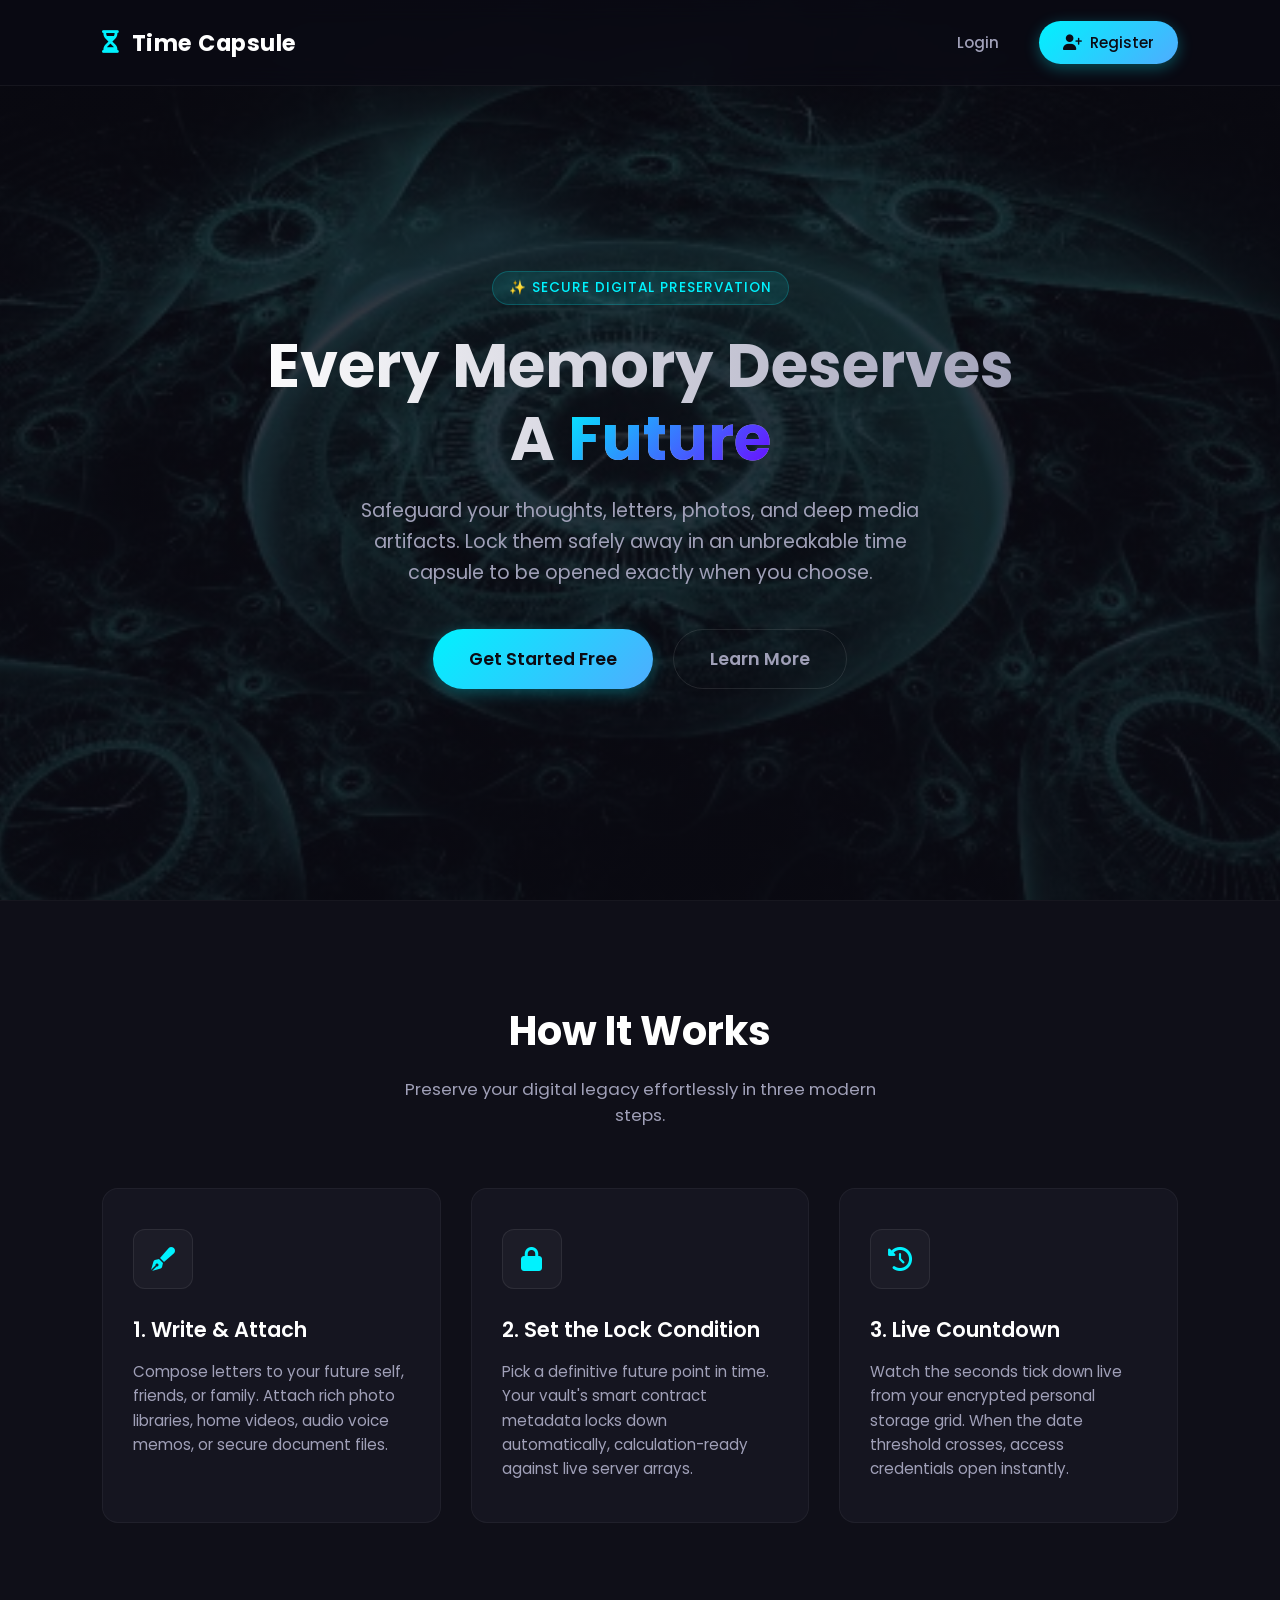
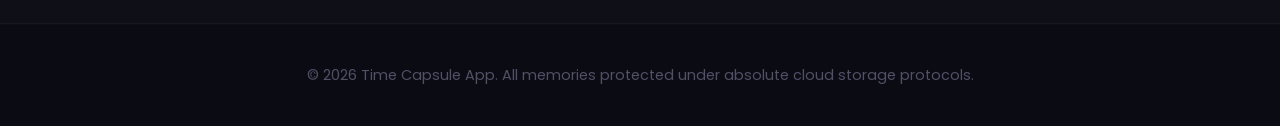
<file: index.html>
<!DOCTYPE html>
<html lang="en">
<head>
    <meta charset="UTF-8">
    <meta name="viewport" content="width=device-width, initial-scale=1.0">
    <title>Time Capsule - Seal Your Memories</title>
    <!-- Google Fonts -->
    <link rel="preconnect" href="https://fonts.googleapis.com">
    <link rel="preconnect" href="https://fonts.gstatic.com" crossorigin>
    <link href="https://fonts.googleapis.com/css2?family=Poppins:wght@300;400;500;600;700&display=swap" rel="stylesheet">
    <!-- Font Awesome Icons -->
    <link rel="stylesheet" href="https://cdnjs.cloudflare.com/ajax/libs/font-awesome/6.7.2/css/all.min.css">
    
    <style>
        /* ==================== GLOBAL STYLES ==================== */
        * {
            margin: 0;
            padding: 0;
            box-sizing: border-box;
            font-family: 'Poppins', sans-serif;
        }

        body {
            background: #0b0b14;
            color: #ffffff;
            overflow-x: hidden;
            position: relative;
        }

        /* Ambient Cosmic Background Blobs */
        /* ==================== NEW IMAGE BACKGROUND ==================== */
.background-glow {
    position: fixed;
    inset: 0;
    z-index: -1;
    overflow: hidden;
    pointer-events: none;
    
    /* Target your custom background image */
    background-image: linear-gradient(rgba(11, 11, 20, 0.8), rgba(11, 11, 20, 0.85)), url('photo.png');
    background-size: cover;
    background-position: center;
    background-repeat: no-repeat;
}

        /* ==================== HEADER / NAVBAR ==================== */
        header {
            width: 100%;
            padding: 20px 8%;
            display: flex;
            justify-content: space-between;
            align-items: center;
            position: fixed;
            top: 0;
            left: 0;
            z-index: 100;
            background: rgba(11, 11, 20, 0.7);
            backdrop-filter: blur(12px);
            border-bottom: 1px solid rgba(255, 255, 255, 0.05);
        }

        .logo {
            display: flex;
            align-items: center;
            gap: 12px;
            font-size: 1.4rem;
            font-weight: 700;
            letter-spacing: 0.5px;
            color: #fff;
            text-decoration: none;
        }

        .logo i {
            color: #00f2fe;
            animation: pulseHourglass 3s infinite alternate;
        }

        .auth-buttons {
            display: flex;
            align-items: center;
            gap: 15px;
        }

        .btn {
            padding: 10px 24px;
            border-radius: 30px;
            font-size: 0.95rem;
            font-weight: 500;
            cursor: pointer;
            transition: all 0.3s cubic-bezier(0.4, 0, 0.2, 1);
            text-decoration: none;
            display: inline-flex;
            align-items: center;
            gap: 8px;
        }

        .btn-login {
            color: #a0a0b8;
            background: transparent;
            border: 1px solid transparent;
        }

        .btn-login:hover {
            color: #fff;
            background: rgba(255, 255, 255, 0.05);
            border-color: rgba(255, 255, 255, 0.1);
        }

        .btn-register {
            background: linear-gradient(135deg, #00f2fe 0%, #4facfe 100%);
            color: #0b0b14;
            border: none;
            box-shadow: 0 4px 15px rgba(0, 242, 254, 0.3);
        }

        .btn-register:hover {
            transform: translateY(-2px);
            box-shadow: 0 8px 25px rgba(0, 242, 254, 0.5);
        }

        /* ==================== HERO SECTION ==================== */
        .hero {
            min-height: 100vh;
            display: flex;
            flex-direction: column;
            justify-content: center;
            align-items: center;
            text-align: center;
            padding: 120px 8% 60px 8%;
        }

        .badge {
            background: rgba(0, 242, 254, 0.1);
            border: 1px solid rgba(0, 242, 254, 0.2);
            color: #00f2fe;
            padding: 6px 16px;
            border-radius: 20px;
            font-size: 0.85rem;
            font-weight: 500;
            margin-bottom: 25px;
            letter-spacing: 1px;
            text-transform: uppercase;
        }

        .hero h1 {
            font-size: 3.8rem;
            font-weight: 700;
            line-height: 1.2;
            max-width: 800px;
            margin-bottom: 20px;
            background: linear-gradient(to right, #ffffff, #a0a0b8);
            -webkit-background-clip: text;
            -webkit-text-fill-color: transparent;
        }

        .hero h1 span {
            background: linear-gradient(135deg, #00f2fe 0%, #7000ff 100%);
            -webkit-background-clip: text;
            -webkit-text-fill-color: transparent;
        }

        .hero p {
            font-size: 1.2rem;
            color: #a0a0b8;
            max-width: 600px;
            margin-bottom: 40px;
            line-height: 1.6;
        }

        .cta-group {
            display: flex;
            gap: 20px;
        }

        .btn-large {
            padding: 16px 36px;
            font-size: 1.1rem;
            font-weight: 600;
        }

        /* ==================== ABOUT SECTION ==================== */
        .about-section {
            padding: 100px 8%;
            background: rgba(255, 255, 255, 0.02);
            border-top: 1px solid rgba(255, 255, 255, 0.03);
            border-bottom: 1px solid rgba(255, 255, 255, 0.03);
            position: relative;
        }

        .section-header {
            text-align: center;
            margin-bottom: 60px;
        }

        .section-header h2 {
            font-size: 2.5rem;
            font-weight: 700;
            margin-bottom: 15px;
        }

        .section-header p {
            color: #a0a0b8;
            font-size: 1.05rem;
            max-width: 500px;
            margin: 0 auto;
        }

        .grid-container {
            display: grid;
            grid-template-columns: repeat(auto-fit, minmax(280px, 1fr));
            gap: 30px;
            max-width: 1200px;
            margin: 0 auto;
        }

        /* Glassmorphism Cards */
        .card {
            background: rgba(30, 30, 47, 0.4);
            border: 1px solid rgba(255, 255, 255, 0.05);
            border-radius: 16px;
            padding: 40px 30px;
            transition: all 0.4s cubic-bezier(0.4, 0, 0.2, 1);
            position: relative;
            overflow: hidden;
        }

        .card::before {
            content: '';
            position: absolute;
            top: 0;
            left: 0;
            width: 100%;
            height: 100%;
            background: linear-gradient(135deg, rgba(0, 242, 254, 0.1) 0%, transparent 100%);
            opacity: 0;
            transition: opacity 0.4s ease;
        }

        .card:hover {
            transform: translateY(-8px);
            border-color: rgba(0, 242, 254, 0.3);
            box-shadow: 0 10px 30px rgba(0, 0, 0, 0.4);
        }

        .card:hover::before {
            opacity: 1;
        }

        .card-icon {
            width: 60px;
            height: 60px;
            background: rgba(255, 255, 255, 0.03);
            border: 1px solid rgba(255, 255, 255, 0.08);
            border-radius: 12px;
            display: flex;
            align-items: center;
            justify-content: center;
            font-size: 1.5rem;
            color: #00f2fe;
            margin-bottom: 25px;
            transition: all 0.4s ease;
        }

        .card:hover .card-icon {
            background: #00f2fe;
            color: #0b0b14;
            box-shadow: 0 0 20px rgba(0, 242, 254, 0.4);
        }

        .card h3 {
            font-size: 1.3rem;
            font-weight: 600;
            margin-bottom: 15px;
            color: #fff;
        }

        .card p {
            color: #a0a0b8;
            font-size: 0.95rem;
            line-height: 1.6;
        }

        /* ==================== FOOTER ==================== */
        footer {
            padding: 40px 8%;
            text-align: center;
            color: #505066;
            font-size: 0.9rem;
            border-top: 1px solid rgba(255, 255, 255, 0.02);
        }

        /* ==================== ANIMATIONS ==================== */
        @keyframes pulseHourglass {
            0% { transform: scale(1) rotate(0deg); filter: drop-shadow(0 0 2px rgba(0, 242, 254, 0.4)); }
            50% { transform: scale(1.1); filter: drop-shadow(0 0 12px rgba(0, 242, 254, 0.8)); }
            100% { transform: scale(1) rotate(180deg); filter: drop-shadow(0 0 2px rgba(0, 242, 254, 0.4)); }
        }

        /* Responsive UI Adjustments */
        @media (max-width: 768px) {
            header { padding: 15px 5%; }
            .hero h1 { font-size: 2.5rem; }
            .hero p { font-size: 1rem; }
            .cta-group { flex-direction: column; width: 100%; max-width: 300px; }
            .btn { justify-content: center; }
        }
    </style>
</head>
<body>

    <!-- Ambient Ambient Blur Blobs -->
    <div class="background-glow">
        <div class="blob blob-purple"></div>
        <div class="blob blob-cyan"></div>
        <div class="blob blob-pink"></div>
    </div>

    <!-- Navigation Bar -->
    <header>
        <a href="#" class="logo">
            <i class="fa-solid fa-hourglass-half"></i>
            <span>Time Capsule</span>
        </a>
        <div class="auth-buttons">
            <a href="login.html" class="btn btn-login">Login</a>
            <a href="register.html" class="btn btn-register">
                <i class="fa-solid fa-user-plus"></i> Register
            </a>
        </div>
    </header>

    <!-- Hero Showcase Section -->
    <section class="hero">
        <div class="badge">✨ Secure Digital Preservation</div>
        <h1>Every Memory Deserves A <span>Future</span></h1>
        <p>Safeguard your thoughts, letters, photos, and deep media artifacts. Lock them safely away in an unbreakable time capsule to be opened exactly when you choose.</p>
        <div class="cta-group">
            <a href="register.html" class="btn btn-register btn-large">Get Started Free</a>
            <a href="#about" class="btn btn-login btn-large" style="border-color: rgba(255,255,255,0.1)">Learn More</a>
        </div>
    </section>

    <!-- About / Informational Features Section -->
    <section id="about" class="about-section">
        <div class="section-header">
            <h2>How It Works</h2>
            <p>Preserve your digital legacy effortlessly in three modern steps.</p>
        </div>

        <div class="grid-container">
            <!-- Card 1 -->
            <div class="card">
                <div class="card-icon">
                    <i class="fa-solid fa-pen-fancy"></i>
                </div>
                <h3>1. Write & Attach</h3>
                <p>Compose letters to your future self, friends, or family. Attach rich photo libraries, home videos, audio voice memos, or secure document files.</p>
            </div>

            <!-- Card 2 -->
            <div class="card">
                <div class="card-icon">
                    <i class="fa-solid fa-lock"></i>
                </div>
                <h3>2. Set the Lock Condition</h3>
                <p>Pick a definitive future point in time. Your vault's smart contract metadata locks down automatically, calculation-ready against live server arrays.</p>
            </div>

            <!-- Card 3 -->
            <div class="card">
                <div class="card-icon">
                    <i class="fa-solid fa-clock-rotate-left"></i>
                </div>
                <h3>3. Live Countdown</h3>
                <p>Watch the seconds tick down live from your encrypted personal storage grid. When the date threshold crosses, access credentials open instantly.</p>
            </div>
        </div>
    </section>

    <!-- Minimal Clean Footer Footer -->
    <footer>
        <p>&copy; 2026 Time Capsule App. All memories protected under absolute cloud storage protocols.</p>
    </footer>

</body>
</html>
</file>
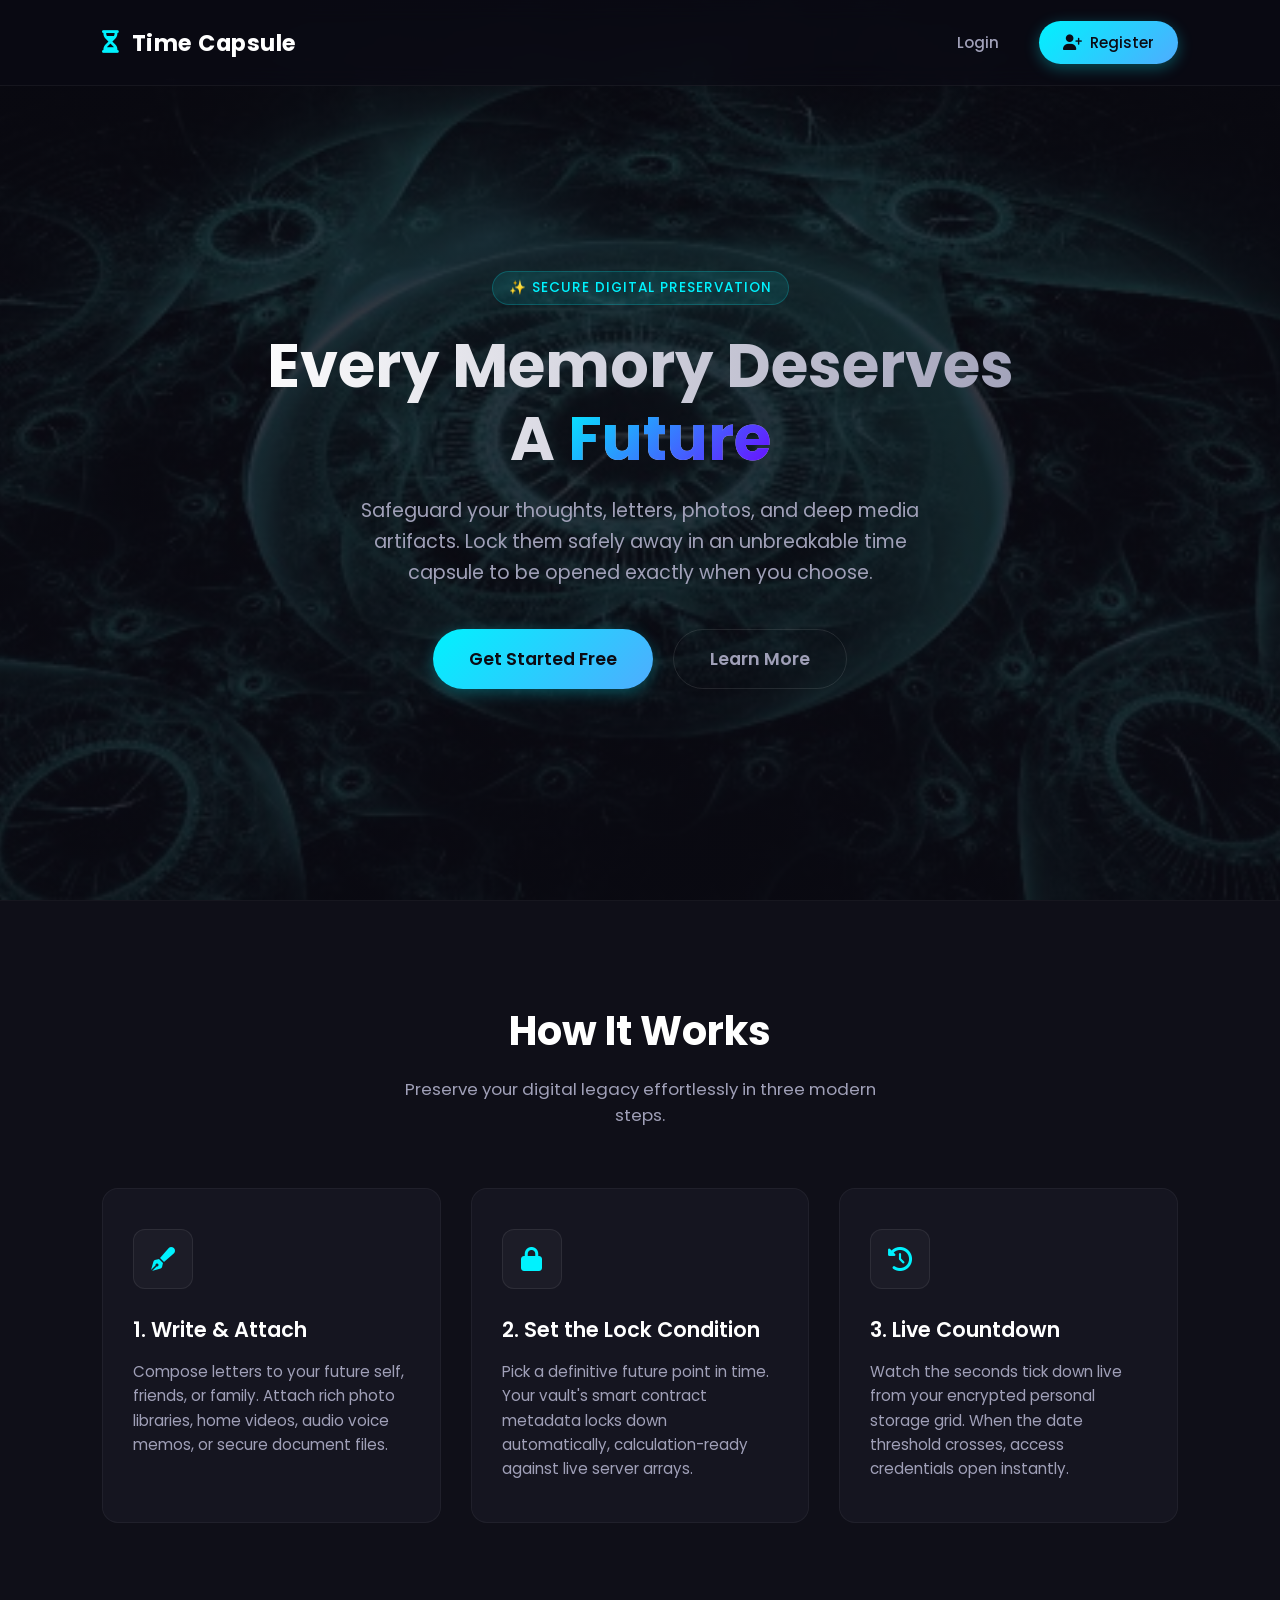
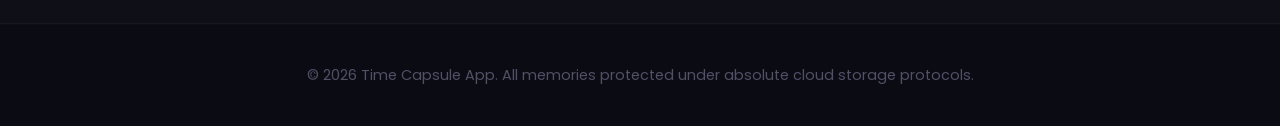
<file: landingpage.html>
<!DOCTYPE html>
<html lang="en">
<head>
    <meta charset="UTF-8">
    <meta name="viewport" content="width=device-width, initial-scale=1.0">
    <title>Time Capsule - Seal Your Memories</title>
    <!-- Google Fonts -->
    <link rel="preconnect" href="https://fonts.googleapis.com">
    <link rel="preconnect" href="https://fonts.gstatic.com" crossorigin>
    <link href="https://fonts.googleapis.com/css2?family=Poppins:wght@300;400;500;600;700&display=swap" rel="stylesheet">
    <!-- Font Awesome Icons -->
    <link rel="stylesheet" href="https://cdnjs.cloudflare.com/ajax/libs/font-awesome/6.7.2/css/all.min.css">
    
    <style>
        /* ==================== GLOBAL STYLES ==================== */
        * {
            margin: 0;
            padding: 0;
            box-sizing: border-box;
            font-family: 'Poppins', sans-serif;
        }

        body {
            background: #0b0b14;
            color: #ffffff;
            overflow-x: hidden;
            position: relative;
        }

        /* Ambient Cosmic Background Blobs */
        /* ==================== NEW IMAGE BACKGROUND ==================== */
.background-glow {
    position: fixed;
    inset: 0;
    z-index: -1;
    overflow: hidden;
    pointer-events: none;
    
    /* Target your custom background image */
    background-image: linear-gradient(rgba(11, 11, 20, 0.8), rgba(11, 11, 20, 0.85)), url('photo.png');
    background-size: cover;
    background-position: center;
    background-repeat: no-repeat;
}

        /* ==================== HEADER / NAVBAR ==================== */
        header {
            width: 100%;
            padding: 20px 8%;
            display: flex;
            justify-content: space-between;
            align-items: center;
            position: fixed;
            top: 0;
            left: 0;
            z-index: 100;
            background: rgba(11, 11, 20, 0.7);
            backdrop-filter: blur(12px);
            border-bottom: 1px solid rgba(255, 255, 255, 0.05);
        }

        .logo {
            display: flex;
            align-items: center;
            gap: 12px;
            font-size: 1.4rem;
            font-weight: 700;
            letter-spacing: 0.5px;
            color: #fff;
            text-decoration: none;
        }

        .logo i {
            color: #00f2fe;
            animation: pulseHourglass 3s infinite alternate;
        }

        .auth-buttons {
            display: flex;
            align-items: center;
            gap: 15px;
        }

        .btn {
            padding: 10px 24px;
            border-radius: 30px;
            font-size: 0.95rem;
            font-weight: 500;
            cursor: pointer;
            transition: all 0.3s cubic-bezier(0.4, 0, 0.2, 1);
            text-decoration: none;
            display: inline-flex;
            align-items: center;
            gap: 8px;
        }

        .btn-login {
            color: #a0a0b8;
            background: transparent;
            border: 1px solid transparent;
        }

        .btn-login:hover {
            color: #fff;
            background: rgba(255, 255, 255, 0.05);
            border-color: rgba(255, 255, 255, 0.1);
        }

        .btn-register {
            background: linear-gradient(135deg, #00f2fe 0%, #4facfe 100%);
            color: #0b0b14;
            border: none;
            box-shadow: 0 4px 15px rgba(0, 242, 254, 0.3);
        }

        .btn-register:hover {
            transform: translateY(-2px);
            box-shadow: 0 8px 25px rgba(0, 242, 254, 0.5);
        }

        /* ==================== HERO SECTION ==================== */
        .hero {
            min-height: 100vh;
            display: flex;
            flex-direction: column;
            justify-content: center;
            align-items: center;
            text-align: center;
            padding: 120px 8% 60px 8%;
        }

        .badge {
            background: rgba(0, 242, 254, 0.1);
            border: 1px solid rgba(0, 242, 254, 0.2);
            color: #00f2fe;
            padding: 6px 16px;
            border-radius: 20px;
            font-size: 0.85rem;
            font-weight: 500;
            margin-bottom: 25px;
            letter-spacing: 1px;
            text-transform: uppercase;
        }

        .hero h1 {
            font-size: 3.8rem;
            font-weight: 700;
            line-height: 1.2;
            max-width: 800px;
            margin-bottom: 20px;
            background: linear-gradient(to right, #ffffff, #a0a0b8);
            -webkit-background-clip: text;
            -webkit-text-fill-color: transparent;
        }

        .hero h1 span {
            background: linear-gradient(135deg, #00f2fe 0%, #7000ff 100%);
            -webkit-background-clip: text;
            -webkit-text-fill-color: transparent;
        }

        .hero p {
            font-size: 1.2rem;
            color: #a0a0b8;
            max-width: 600px;
            margin-bottom: 40px;
            line-height: 1.6;
        }

        .cta-group {
            display: flex;
            gap: 20px;
        }

        .btn-large {
            padding: 16px 36px;
            font-size: 1.1rem;
            font-weight: 600;
        }

        /* ==================== ABOUT SECTION ==================== */
        .about-section {
            padding: 100px 8%;
            background: rgba(255, 255, 255, 0.02);
            border-top: 1px solid rgba(255, 255, 255, 0.03);
            border-bottom: 1px solid rgba(255, 255, 255, 0.03);
            position: relative;
        }

        .section-header {
            text-align: center;
            margin-bottom: 60px;
        }

        .section-header h2 {
            font-size: 2.5rem;
            font-weight: 700;
            margin-bottom: 15px;
        }

        .section-header p {
            color: #a0a0b8;
            font-size: 1.05rem;
            max-width: 500px;
            margin: 0 auto;
        }

        .grid-container {
            display: grid;
            grid-template-columns: repeat(auto-fit, minmax(280px, 1fr));
            gap: 30px;
            max-width: 1200px;
            margin: 0 auto;
        }

        /* Glassmorphism Cards */
        .card {
            background: rgba(30, 30, 47, 0.4);
            border: 1px solid rgba(255, 255, 255, 0.05);
            border-radius: 16px;
            padding: 40px 30px;
            transition: all 0.4s cubic-bezier(0.4, 0, 0.2, 1);
            position: relative;
            overflow: hidden;
        }

        .card::before {
            content: '';
            position: absolute;
            top: 0;
            left: 0;
            width: 100%;
            height: 100%;
            background: linear-gradient(135deg, rgba(0, 242, 254, 0.1) 0%, transparent 100%);
            opacity: 0;
            transition: opacity 0.4s ease;
        }

        .card:hover {
            transform: translateY(-8px);
            border-color: rgba(0, 242, 254, 0.3);
            box-shadow: 0 10px 30px rgba(0, 0, 0, 0.4);
        }

        .card:hover::before {
            opacity: 1;
        }

        .card-icon {
            width: 60px;
            height: 60px;
            background: rgba(255, 255, 255, 0.03);
            border: 1px solid rgba(255, 255, 255, 0.08);
            border-radius: 12px;
            display: flex;
            align-items: center;
            justify-content: center;
            font-size: 1.5rem;
            color: #00f2fe;
            margin-bottom: 25px;
            transition: all 0.4s ease;
        }

        .card:hover .card-icon {
            background: #00f2fe;
            color: #0b0b14;
            box-shadow: 0 0 20px rgba(0, 242, 254, 0.4);
        }

        .card h3 {
            font-size: 1.3rem;
            font-weight: 600;
            margin-bottom: 15px;
            color: #fff;
        }

        .card p {
            color: #a0a0b8;
            font-size: 0.95rem;
            line-height: 1.6;
        }

        /* ==================== FOOTER ==================== */
        footer {
            padding: 40px 8%;
            text-align: center;
            color: #505066;
            font-size: 0.9rem;
            border-top: 1px solid rgba(255, 255, 255, 0.02);
        }

        /* ==================== ANIMATIONS ==================== */
        @keyframes pulseHourglass {
            0% { transform: scale(1) rotate(0deg); filter: drop-shadow(0 0 2px rgba(0, 242, 254, 0.4)); }
            50% { transform: scale(1.1); filter: drop-shadow(0 0 12px rgba(0, 242, 254, 0.8)); }
            100% { transform: scale(1) rotate(180deg); filter: drop-shadow(0 0 2px rgba(0, 242, 254, 0.4)); }
        }

        /* Responsive UI Adjustments */
        @media (max-width: 768px) {
            header { padding: 15px 5%; }
            .hero h1 { font-size: 2.5rem; }
            .hero p { font-size: 1rem; }
            .cta-group { flex-direction: column; width: 100%; max-width: 300px; }
            .btn { justify-content: center; }
        }
    </style>
</head>
<body>

    <!-- Ambient Ambient Blur Blobs -->
    <div class="background-glow">
        <div class="blob blob-purple"></div>
        <div class="blob blob-cyan"></div>
        <div class="blob blob-pink"></div>
    </div>

    <!-- Navigation Bar -->
    <header>
        <a href="#" class="logo">
            <i class="fa-solid fa-hourglass-half"></i>
            <span>Time Capsule</span>
        </a>
        <div class="auth-buttons">
            <a href="login.html" class="btn btn-login">Login</a>
            <a href="register.html" class="btn btn-register">
                <i class="fa-solid fa-user-plus"></i> Register
            </a>
        </div>
    </header>

    <!-- Hero Showcase Section -->
    <section class="hero">
        <div class="badge">✨ Secure Digital Preservation</div>
        <h1>Every Memory Deserves A <span>Future</span></h1>
        <p>Safeguard your thoughts, letters, photos, and deep media artifacts. Lock them safely away in an unbreakable time capsule to be opened exactly when you choose.</p>
        <div class="cta-group">
            <a href="register.html" class="btn btn-register btn-large">Get Started Free</a>
            <a href="#about" class="btn btn-login btn-large" style="border-color: rgba(255,255,255,0.1)">Learn More</a>
        </div>
    </section>

    <!-- About / Informational Features Section -->
    <section id="about" class="about-section">
        <div class="section-header">
            <h2>How It Works</h2>
            <p>Preserve your digital legacy effortlessly in three modern steps.</p>
        </div>

        <div class="grid-container">
            <!-- Card 1 -->
            <div class="card">
                <div class="card-icon">
                    <i class="fa-solid fa-pen-fancy"></i>
                </div>
                <h3>1. Write & Attach</h3>
                <p>Compose letters to your future self, friends, or family. Attach rich photo libraries, home videos, audio voice memos, or secure document files.</p>
            </div>

            <!-- Card 2 -->
            <div class="card">
                <div class="card-icon">
                    <i class="fa-solid fa-lock"></i>
                </div>
                <h3>2. Set the Lock Condition</h3>
                <p>Pick a definitive future point in time. Your vault's smart contract metadata locks down automatically, calculation-ready against live server arrays.</p>
            </div>

            <!-- Card 3 -->
            <div class="card">
                <div class="card-icon">
                    <i class="fa-solid fa-clock-rotate-left"></i>
                </div>
                <h3>3. Live Countdown</h3>
                <p>Watch the seconds tick down live from your encrypted personal storage grid. When the date threshold crosses, access credentials open instantly.</p>
            </div>
        </div>
    </section>

    <!-- Minimal Clean Footer Footer -->
    <footer>
        <p>&copy; 2026 Time Capsule App. All memories protected under absolute cloud storage protocols.</p>
    </footer>

</body>
</html>
</file>
